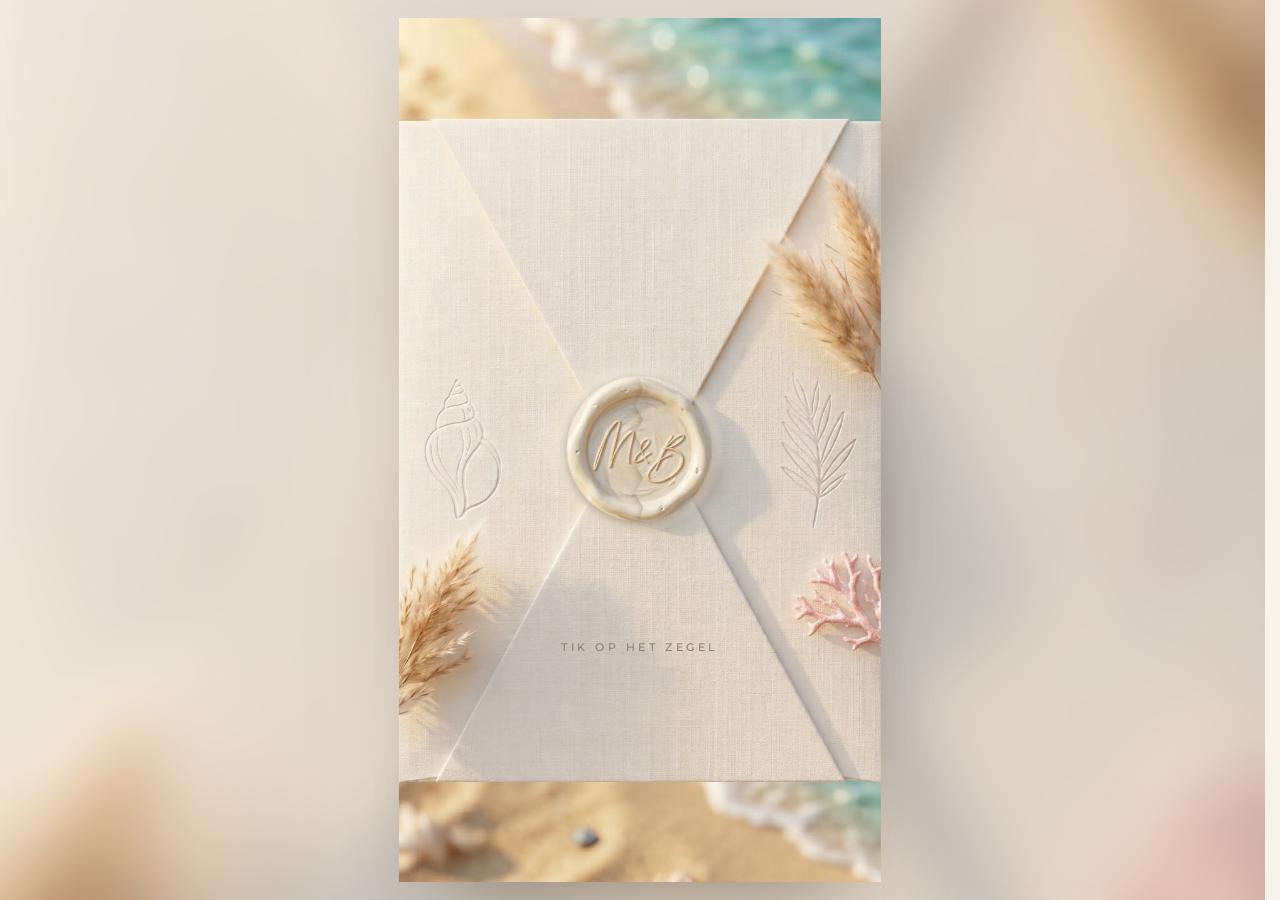
<file: index.html>
<!doctype html>
<html lang="nl">
<head>
  <meta charset="utf-8">
  <meta name="viewport" content="width=device-width, initial-scale=1, viewport-fit=cover">
  <meta name="robots" content="noindex, nofollow">
  <meta name="theme-color" content="#efe7db">
  <title>Maaike & Bas · 25 juni 2027</title>
  <meta name="description" content="Uitnodiging voor de bruiloft van Maaike & Bas op 25 juni 2027.">
  <meta property="og:title" content="Maaike & Bas gaan trouwen">
  <meta property="og:description" content="Vrijdag 25 juni 2027 · Strandclub Witsand, Noordwijk">
  <!-- Plaatje dat WhatsApp en andere apps bij de link tonen. Moet een volledig adres zijn: aanpassen bij een eigen domein. -->
  <meta property="og:image" content="https://bassiegits.github.io/trouwwebsite/assets/envelop-strand.png">
  <meta property="og:type" content="website">
  <link rel="preconnect" href="https://fonts.googleapis.com">
  <link rel="preconnect" href="https://fonts.gstatic.com" crossorigin>
  <link rel="stylesheet" href="https://fonts.googleapis.com/css2?family=Cormorant+Garamond:ital,wght@0,300;0,400;0,500;1,300;1,400&family=Montserrat:wght@300;400;500&family=Herr+Von+Muellerhoff&display=swap">
  <link rel="stylesheet" href="styles.css">
</head>
<body class="is-sealed">
  <!-- Ornamenten, hergebruikt in envelop en pagina -->
  <svg width="0" height="0" style="position:absolute" aria-hidden="true">
    <symbol id="sprig" viewBox="0 0 240 130">
      <g style="fill:none;stroke:var(--orn-stroke,currentColor)" stroke-width="1.8" stroke-linecap="round"><path d="M118 126 Q70 118 18 70"/><path d="M122 126 Q170 118 222 70"/><path d="M116 124 Q96 80 98 30"/><path d="M124 124 Q144 80 142 30"/></g>
      <g style="fill:var(--orn-fill,currentColor);stroke:var(--orn-leaf,none)"><ellipse cx="94.4" cy="112.8" rx="12.2" ry="4.4" transform="rotate(-125 94.4 112.8)"/><ellipse cx="80.7" cy="121.4" rx="11.7" ry="4.2" transform="rotate(-197 80.7 121.4)"/><ellipse cx="76.4" cy="105.1" rx="11.3" ry="4.1" transform="rotate(-117 76.4 105.1)"/><ellipse cx="61.4" cy="110.7" rx="10.8" ry="3.9" transform="rotate(-189 61.4 110.7)"/><ellipse cx="57.8" cy="94.5" rx="10.4" ry="3.7" transform="rotate(-110 57.8 94.5)"/><ellipse cx="42" cy="97.1" rx="9.9" ry="3.6" transform="rotate(-183 42 97.1)"/><ellipse cx="38.6" cy="80.9" rx="9.5" ry="3.4" transform="rotate(-105 38.6 80.9)"/><ellipse cx="22.3" cy="80.7" rx="9" ry="3.2" transform="rotate(-178 22.3 80.7)"/><ellipse cx="18.8" cy="64.3" rx="8.5" ry="3.1" transform="rotate(-100 18.8 64.3)"/><ellipse cx="13.4" cy="65.8" rx="7.8" ry="2.8" transform="rotate(-137 13.4 65.8)"/><ellipse cx="145.6" cy="112.8" rx="12.2" ry="4.4" transform="rotate(-55 145.6 112.8)"/><ellipse cx="159.3" cy="121.4" rx="11.7" ry="4.2" transform="rotate(17 159.3 121.4)"/><ellipse cx="163.6" cy="105.1" rx="11.3" ry="4.1" transform="rotate(-63 163.6 105.1)"/><ellipse cx="178.6" cy="110.7" rx="10.8" ry="3.9" transform="rotate(9 178.6 110.7)"/><ellipse cx="182.2" cy="94.5" rx="10.4" ry="3.7" transform="rotate(-70 182.2 94.5)"/><ellipse cx="198" cy="97.1" rx="9.9" ry="3.6" transform="rotate(3 198 97.1)"/><ellipse cx="201.4" cy="80.9" rx="9.5" ry="3.4" transform="rotate(-75 201.4 80.9)"/><ellipse cx="217.7" cy="80.7" rx="9" ry="3.2" transform="rotate(-2 217.7 80.7)"/><ellipse cx="221.2" cy="64.3" rx="8.5" ry="3.1" transform="rotate(-80 221.2 64.3)"/><ellipse cx="226.6" cy="65.8" rx="7.8" ry="2.8" transform="rotate(-43 226.6 65.8)"/><ellipse cx="112.4" cy="99.2" rx="10.3" ry="3.7" transform="rotate(-72 112.4 99.2)"/><ellipse cx="98" cy="88.2" rx="9.7" ry="3.5" transform="rotate(-143 98 88.2)"/><ellipse cx="105.2" cy="71.2" rx="9.1" ry="3.3" transform="rotate(-63 105.2 71.2)"/><ellipse cx="93.8" cy="57.9" rx="8.5" ry="3" transform="rotate(-135 93.8 57.9)"/><ellipse cx="102.1" cy="42.1" rx="7.8" ry="2.8" transform="rotate(-54 102.1 42.1)"/><ellipse cx="94.1" cy="26.7" rx="7.2" ry="2.6" transform="rotate(-126 94.1 26.7)"/><ellipse cx="98.2" cy="24.7" rx="6.6" ry="2.4" transform="rotate(-88 98.2 24.7)"/><ellipse cx="127.6" cy="99.2" rx="10.3" ry="3.7" transform="rotate(-108 127.6 99.2)"/><ellipse cx="142" cy="88.2" rx="9.7" ry="3.5" transform="rotate(-37 142 88.2)"/><ellipse cx="134.8" cy="71.2" rx="9.1" ry="3.3" transform="rotate(-117 134.8 71.2)"/><ellipse cx="146.2" cy="57.9" rx="8.5" ry="3" transform="rotate(-45 146.2 57.9)"/><ellipse cx="137.9" cy="42.1" rx="7.8" ry="2.8" transform="rotate(-126 137.9 42.1)"/><ellipse cx="145.9" cy="26.7" rx="7.2" ry="2.6" transform="rotate(-54 145.9 26.7)"/><ellipse cx="141.8" cy="24.7" rx="6.6" ry="2.4" transform="rotate(-92 141.8 24.7)"/></g>
    </symbol>
  </svg>

  <!-- Envelop: wordt in envelope.js opgebouwd uit assets/envelop-strand.png -->
  <div class="envelope" id="envelope">
    <div class="env-backdrop"></div>
    <div class="env-stage" id="env-stage">
      <div class="env-scene">
        <div class="env-sea" aria-hidden="true"></div>
        <div class="env-inside" aria-hidden="true">
          <img src="assets/sfeer-zonsondergang.jpg" alt="">
          <div class="env-inside-text">
            <span class="lettering"></span>
            <span class="env-inside-date">25 · 06 · 2027</span>
          </div>
        </div>
        <div class="env-flaps"></div>
        <div class="env-sheen" aria-hidden="true"></div>
        <div class="env-glow-slot"></div>
        <div class="env-seal"></div>
      </div>
      <p class="env-addressee" id="envelope-name"></p>
      <p class="env-hint">Tik op het zegel</p>
      <button class="env-seal-button" id="seal" type="button" aria-label="Open de uitnodiging"></button>
    </div>
    <button class="env-skip" id="env-skip" type="button" hidden>Direct naar de uitnodiging</button>
  </div>

  <header class="hero">
    <svg class="emboss hero-ornament" aria-hidden="true"><use href="#sprig" /></svg>
    <p class="eyebrow hero-greeting" id="greeting"></p>
    <p class="hero-lead">Wij gaan trouwen!</p>
    <h1 class="hero-names lettering" role="img" aria-label="Maaike &amp; Bas"></h1>
    <span class="rule" aria-hidden="true"></span>
    <p class="hero-date" id="hero-date">Vrijdag 25 juni 2027</p>
    <p class="eyebrow hero-place" id="hero-place">Strandclub Witsand · Noordwijk</p>

    <p class="load-problem" id="load-problem" hidden>De uitnodiging laadt niet goed. Open de link opnieuw, het liefst in Safari of Chrome op een recente telefoon of computer.</p>
    <noscript><p class="load-problem">Deze uitnodiging werkt alleen met JavaScript aan. Open de link in Safari of Chrome.</p></noscript>

    <form class="code-form" id="code-form" hidden>
      <label for="code-input">Vul de code uit je uitnodiging in</label>
      <div class="code-row">
        <input id="code-input" name="code" autocomplete="off" autocapitalize="characters" spellcheck="false" required>
        <button class="button" type="submit">Open</button>
      </div>
      <p class="code-error" id="code-error" role="alert"></p>
    </form>

    <a class="scroll-cue" id="scroll-cue" href="#aftellen" hidden><span>Scroll</span><i></i></a>
  </header>

  <main id="invitation" hidden></main>

  <a class="rsvp-float" id="rsvp-float" href="#rsvp" hidden>RSVP</a>

  <script>
    // Vangnet: start de site niet (een heel oude browser, of een bestand dat niet laadt),
    // dan blijft de gast niet achter een dichte envelop hangen maar ziet een melding.
    setTimeout(function () {
      if (window.appStarted) return;
      var envelope = document.getElementById('envelope');
      if (envelope) envelope.parentNode.removeChild(envelope);
      document.body.className = '';
      document.getElementById('load-problem').hidden = false;
    }, 12000);
  </script>
  <script type="module" src="app.js"></script>
</body>
</html>
</file>
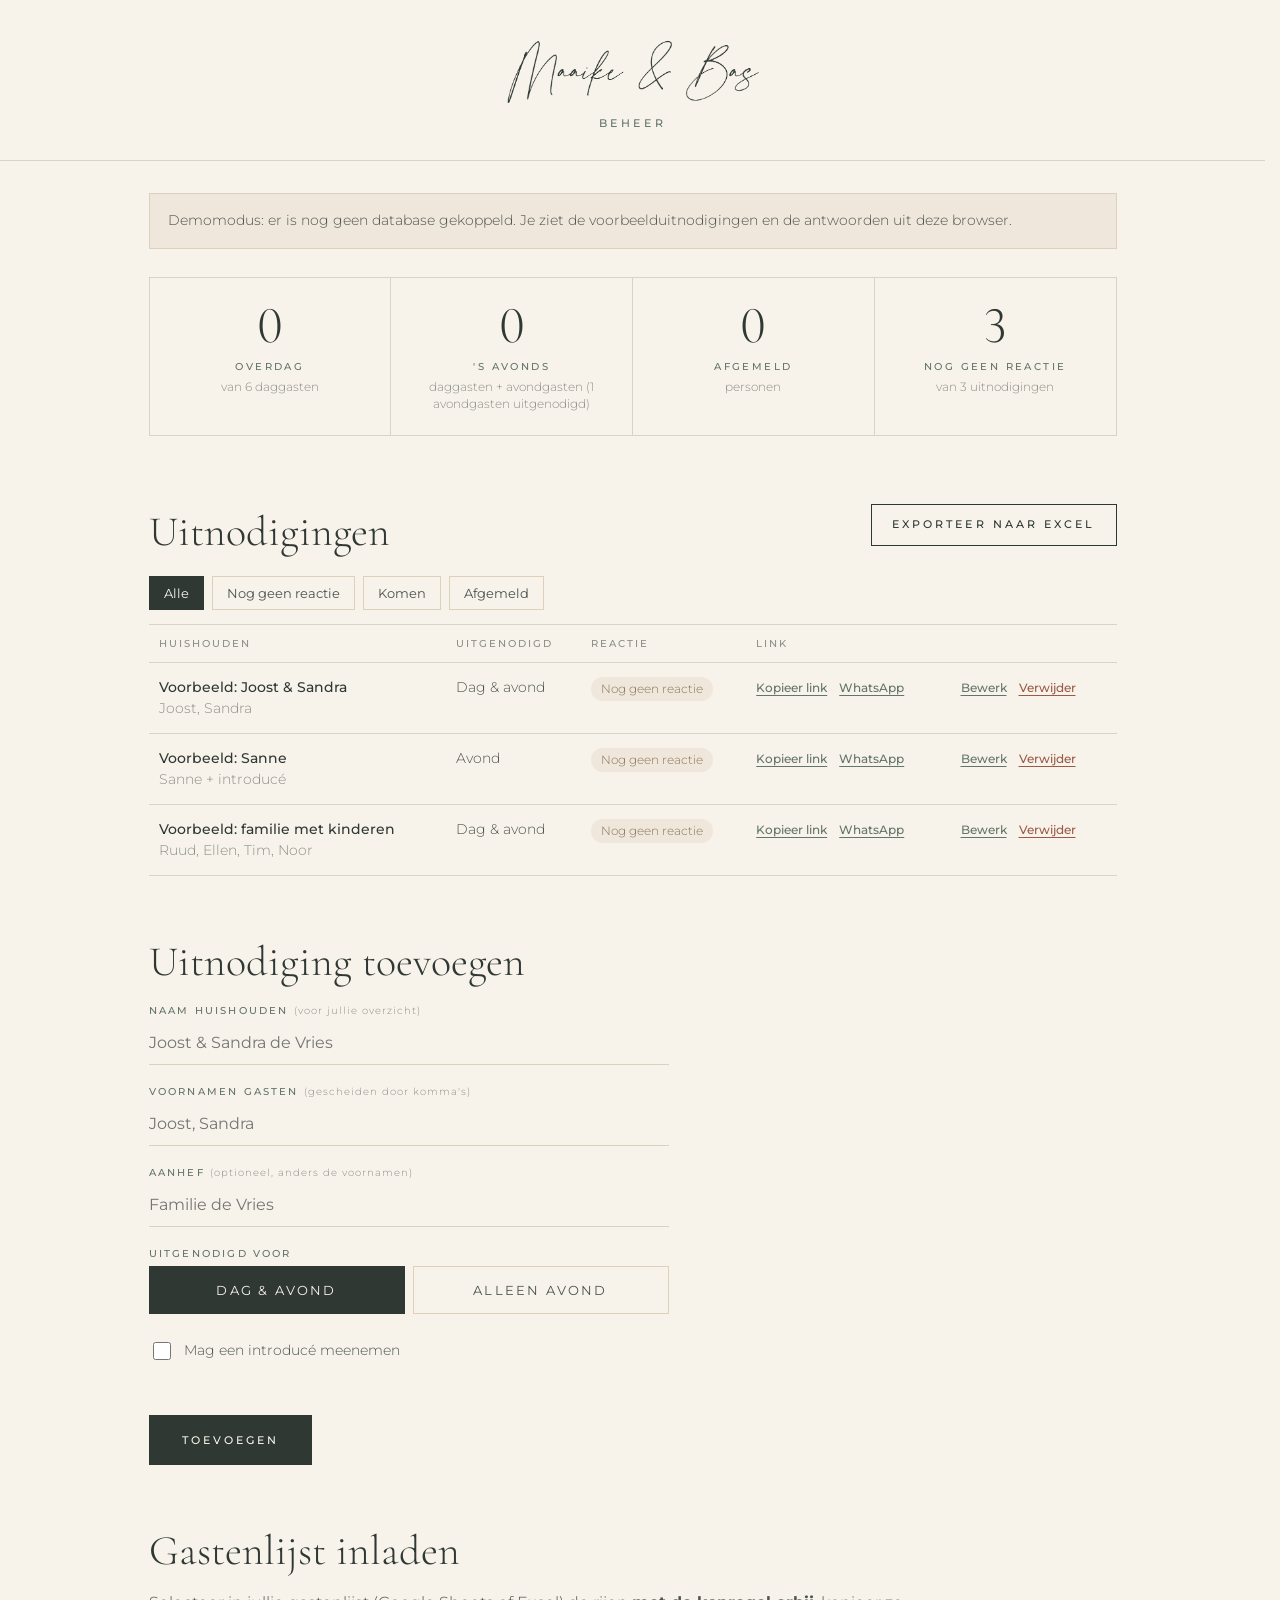
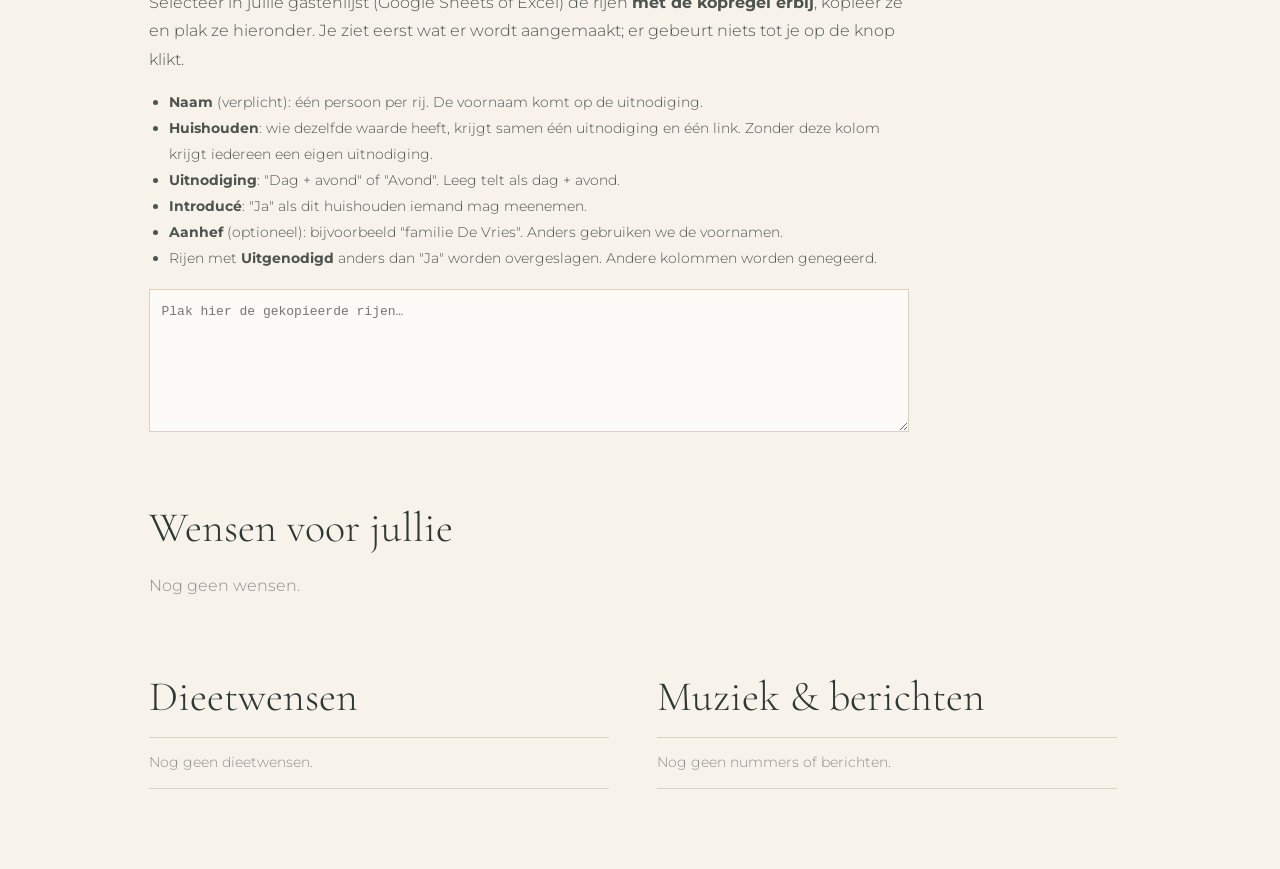
<file: admin.html>
<!doctype html>
<html lang="nl">
<head>
  <meta charset="utf-8">
  <meta name="viewport" content="width=device-width, initial-scale=1">
  <meta name="robots" content="noindex, nofollow">
  <title>Beheer · Maaike & Bas</title>
  <link rel="preconnect" href="https://fonts.googleapis.com">
  <link rel="preconnect" href="https://fonts.gstatic.com" crossorigin>
  <link rel="stylesheet" href="https://fonts.googleapis.com/css2?family=Cormorant+Garamond:ital,wght@0,300;0,400;0,500;1,300&family=Montserrat:wght@300;400;500&display=swap">
  <link rel="stylesheet" href="styles.css">
  <link rel="stylesheet" href="admin.css">
</head>
<body class="admin">
  <header class="admin-head">
    <span class="lettering" role="img" aria-label="Maaike &amp; Bas"></span>
    <p class="eyebrow">Beheer</p>
    <button class="button button-ghost admin-logout" id="logout" type="button" hidden>Uitloggen</button>
  </header>

  <main class="admin-main">
    <p class="admin-notice" id="notice" hidden></p>

    <section class="admin-login" id="login" hidden>
      <h1 class="title">Inloggen</h1>
      <p>Vul je e-mailadres in. Je krijgt een link waarmee je direct bent ingelogd.</p>
      <form id="login-form" class="admin-login-form">
        <div class="field">
          <label for="login-email">E-mailadres</label>
          <input id="login-email" type="email" autocomplete="email" required>
        </div>
        <button class="button" type="submit">Stuur inloglink</button>
        <p class="form-error" id="login-message" role="status"></p>
      </form>
    </section>

    <div id="dashboard" hidden>
      <section class="stats" id="stats"></section>

      <section class="admin-section">
        <div class="admin-section-head">
          <h2 class="title">Uitnodigingen</h2>
          <div class="admin-actions">
            <button class="button button-ghost" id="export" type="button">Exporteer naar Excel</button>
            <p class="muted small" id="backup-info"></p>
          </div>
        </div>
        <div class="filters" id="filters" role="tablist">
          <button type="button" data-filter="all" class="active">Alle</button>
          <button type="button" data-filter="open">Nog geen reactie</button>
          <button type="button" data-filter="yes">Komen</button>
          <button type="button" data-filter="no">Afgemeld</button>
        </div>
        <div class="table-wrap">
          <table class="admin-table" id="invitations"></table>
        </div>
      </section>

      <section class="admin-section">
        <h2 class="title" id="add-title">Uitnodiging toevoegen</h2>
        <form id="add-form" class="add-form">
          <div class="field">
            <label for="add-household">Naam huishouden <span class="hint">(voor jullie overzicht)</span></label>
            <input id="add-household" required placeholder="Joost & Sandra de Vries">
          </div>
          <div class="field">
            <label for="add-guests">Voornamen gasten <span class="hint">(gescheiden door komma's)</span></label>
            <input id="add-guests" required placeholder="Joost, Sandra">
          </div>
          <div class="field">
            <label for="add-greeting">Aanhef <span class="hint">(optioneel, anders de voornamen)</span></label>
            <input id="add-greeting" placeholder="Familie de Vries">
          </div>
          <div class="field">
            <label>Uitgenodigd voor</label>
            <div class="choices">
              <label class="choice"><input type="radio" name="add-type" value="dag" checked><span>Dag &amp; avond</span></label>
              <label class="choice"><input type="radio" name="add-type" value="avond"><span>Alleen avond</span></label>
            </div>
          </div>
          <label class="check"><input type="checkbox" id="add-plus"> Mag een introducé meenemen</label>
          <p class="form-error" id="add-error" role="alert"></p>
          <button class="button" type="submit" id="add-submit">Toevoegen</button>
          <button class="button button-ghost" type="button" id="add-cancel" hidden>Annuleren</button>
        </form>
      </section>

      <section class="admin-section">
        <h2 class="title">Gastenlijst inladen</h2>
        <div class="import">
          <p>Selecteer in jullie gastenlijst (Google Sheets of Excel) de rijen <strong>met de kopregel erbij</strong>, kopieer ze en plak ze hieronder. Je ziet eerst wat er wordt aangemaakt; er gebeurt niets tot je op de knop klikt.</p>
          <ul class="import-help">
            <li><strong>Naam</strong> (verplicht): één persoon per rij. De voornaam komt op de uitnodiging.</li>
            <li><strong>Huishouden</strong>: wie dezelfde waarde heeft, krijgt samen één uitnodiging en één link. Zonder deze kolom krijgt iedereen een eigen uitnodiging.</li>
            <li><strong>Uitnodiging</strong>: "Dag + avond" of "Avond". Leeg telt als dag + avond.</li>
            <li><strong>Introducé</strong>: "Ja" als dit huishouden iemand mag meenemen.</li>
            <li><strong>Aanhef</strong> (optioneel): bijvoorbeeld "familie De Vries". Anders gebruiken we de voornamen.</li>
            <li>Rijen met <strong>Uitgenodigd</strong> anders dan "Ja" worden overgeslagen. Andere kolommen worden genegeerd.</li>
          </ul>
          <textarea id="import-text" rows="6" placeholder="Plak hier de gekopieerde rijen…"></textarea>
          <div id="import-preview"></div>
          <button class="button" type="button" id="import-run" hidden>Aanmaken</button>
        </div>
      </section>

      <section class="admin-section">
        <h2 class="title">Wensen voor jullie</h2>
        <ul class="wish-list" id="wishes"></ul>
      </section>

      <section class="admin-section admin-columns">
        <div>
          <h2 class="title">Dieetwensen</h2>
          <ul class="plain-list" id="diets"></ul>
        </div>
        <div>
          <h2 class="title">Muziek &amp; berichten</h2>
          <ul class="plain-list" id="messages"></ul>
        </div>
      </section>
    </div>
  </main>

  <script type="module" src="admin.js"></script>
</body>
</html>
</file>
<file: styles.css>
:root {
  --paper: #f7f2ea;
  --paper-2: #efe7db;
  --sand: #ddd0bc;
  --line: #dcd2c3;
  --ink: #2f3833;
  --text: #4d544f;
  --muted: #8c8f88;
  --sage: #a7b5a8;
  --sage-deep: #637568;

  --font-script: 'Herr Von Muellerhoff', cursive;
  --font-serif: 'Cormorant Garamond', Georgia, serif;
  --font-sans: 'Montserrat', system-ui, sans-serif;

  --gutter: clamp(22px, 6vw, 56px);
}

* { box-sizing: border-box; }

html { scroll-behavior: smooth; scrollbar-gutter: stable; }

body {
  margin: 0;
  background: var(--paper);
  color: var(--text);
  font: 300 15.5px/1.85 var(--font-sans);
  -webkit-font-smoothing: antialiased;
}

[hidden] { display: none !important; }

.eyebrow {
  margin: 0;
  font: 500 11px/1.6 var(--font-sans);
  letter-spacing: 0.32em;
  text-transform: uppercase;
  color: var(--sage-deep);
}

.title {
  margin: 10px 0 0;
  font: 300 clamp(40px, 11vw, 60px)/1.05 var(--font-serif);
  color: var(--ink);
}
.title em { font-style: italic; }

.rule {
  display: block;
  width: 56px;
  height: 1px;
  margin: 26px auto;
  background: var(--sage);
}

/* Reliëf: dezelfde kleur als het papier, met licht en schaduw */
.emboss {
  color: #eee6da;
  filter: drop-shadow(-1px -1px 0 rgba(255, 255, 255, 0.9)) drop-shadow(1px 1.5px 1px rgba(120, 96, 62, 0.28));
}

/* ---------- Envelop ---------- */
/* Opgebouwd uit assets/envelop-strand.png (zie envelope.js). Volgorde bij openen:
   lit (zonlicht langs het reliëf en over het zegel) → crack (zegel breekt) → open (kleppen vouwen open,
   doorkijk naar zee) → names (namen op de zonsondergang) → fade (overgang naar de site).
   De camerabeweging de envelop in en het vliegen van de namen regelt app.js. */

body.is-sealed { overflow: hidden; }
body.is-sealed .hero > * { animation-play-state: paused; }

.envelope {
  position: fixed;
  inset: 0;
  z-index: 20;
  overflow: hidden;
  background: #e6dccd;
  transition: opacity 2.4s ease;
}
.env-backdrop {
  position: absolute;
  inset: -60px;
  background: url(assets/envelop-strand.png) center / cover;
  filter: blur(30px) saturate(0.9);
}

.env-stage {
  position: absolute;
  left: 50%;
  top: 50%;
  /* altijd de hele envelop in beeld, zodat schelp, blad en koraal niet wegvallen */
  height: min(100vh, 100vw * 1376 / 768); /* voor browsers die svh nog niet kennen */
  height: min(100svh, 100vw * 1376 / 768);
  aspect-ratio: 768 / 1376;
  transform: translate(-50%, -50%);
}
@media (min-aspect-ratio: 768 / 1376) {
  .env-stage { height: 96vh; height: 96svh; box-shadow: 0 40px 90px -40px rgba(70, 50, 25, 0.55); }
}
.env-scene {
  position: absolute;
  inset: 0;
  perspective: 2200px;
  transform-origin: 50% 46%;
  transition: transform 3s cubic-bezier(0.45, 0, 0.25, 1);
  will-change: transform;
}

.env-layer { position: absolute; inset: 0; width: 100%; height: 100%; display: block; pointer-events: none; }

/* C: de zee schittert en er glijdt af en toe zonlicht over het linnen, al vóór het openen */
.env-sea { position: absolute; inset: 0; pointer-events: none; }
.env-sea i {
  position: absolute;
  width: 1.6%;
  aspect-ratio: 1;
  border-radius: 50%;
  background: radial-gradient(circle, #fff 0, rgba(255, 255, 255, 0.7) 25%, transparent 70%);
  transform: translate(-50%, -50%) scale(0.2);
  opacity: 0;
  animation: sparkle 3.6s ease-in-out infinite;
}
.env-sheen {
  position: absolute;
  left: 0;
  right: 0;
  top: var(--env-top);
  bottom: calc(100% - var(--env-bottom));
  overflow: hidden;
  pointer-events: none;
  transition: opacity 0.6s ease;
}
.env-sheen::before {
  content: '';
  position: absolute;
  top: -20%;
  bottom: -20%;
  left: -60%;
  width: 45%;
  background: linear-gradient(100deg, transparent, rgba(255, 246, 225, 0.32) 45%, rgba(255, 250, 238, 0.42) 50%, rgba(255, 246, 225, 0.32) 55%, transparent);
  mix-blend-mode: soft-light;
  transform: skewX(-12deg);
  animation: sheen 7s ease-in-out 1.2s infinite;
}

/* D: binnenin de envelop een doorkijk naar zee */
.env-inside {
  position: absolute;
  left: 0;
  right: 0;
  top: var(--env-top);
  bottom: calc(100% - var(--env-bottom));
  overflow: hidden;
  background: #e7a46a;
}
.env-inside img {
  width: 100%;
  height: 100%;
  object-fit: cover;
  object-position: 50% 40%;
  filter: brightness(0.55) saturate(0.85);
  transform: scale(1.08);
  transition: filter 1.8s ease 1.1s, transform 3.2s cubic-bezier(0.2, 0.6, 0.3, 1) 0.6s;
}
.env-inside::after {
  content: '';
  position: absolute;
  inset: 0;
  box-shadow: inset 0 0 60px 18px rgba(70, 40, 20, 0.45);
  transition: opacity 1.2s ease 1.2s;
}
.env-inside-text {
  position: absolute;
  inset: 0;
  display: flex;
  flex-direction: column;
  align-items: center;
  justify-content: center;
  gap: 14px;
  padding-bottom: 18%;
  opacity: 0;
  transform: translateY(14px);
  transition: opacity 1.2s ease, transform 1.4s ease;
}
.env-inside-text .lettering { width: 78%; background: #fffaf2; filter: drop-shadow(0 2px 12px rgba(120, 50, 10, 0.45)); }
.env-inside-date { font: 500 11px var(--font-sans); letter-spacing: 0.4em; color: #fff6ea; text-shadow: 0 1px 8px rgba(120, 50, 10, 0.5); }
.envelope.open .env-inside img { filter: brightness(1) saturate(1); transform: scale(1); }
.envelope.open .env-inside::after { opacity: 0.35; }
.envelope.names .env-inside-text { opacity: 1; transform: none; }

/* A: de vier kleppen vouwen om hun buitenrand open: eerst boven, dan onder, dan de zijkanten */
.env-flaps { position: absolute; inset: 0; }
.envelope.open .env-paper { visibility: hidden; }
.env-flap {
  position: absolute;
  inset: 0;
  transform-style: preserve-3d;
  transition: transform 1.15s cubic-bezier(0.6, 0, 0.25, 1);
  pointer-events: none;
}
.env-flap > * { backface-visibility: hidden; -webkit-backface-visibility: hidden; }
.env-flap-front { transition: filter 1.15s ease; }
.env-flap-back { filter: brightness(0.72); transition: filter 1.15s ease; }
.env-flap-top { transform-origin: 50% var(--env-top); }
.env-flap-bottom { transform-origin: 50% var(--env-bottom); }
.env-flap-left { transform-origin: 0 50%; }
.env-flap-right { transform-origin: 100% 50%; }
.env-flap-top .env-flap-back,
.env-flap-bottom .env-flap-back { transform: rotateX(180deg); }
.env-flap-left .env-flap-back,
.env-flap-right .env-flap-back { transform: rotateY(180deg); }
.envelope.open .env-flap-top { transform: rotateX(168deg); }
.envelope.open .env-flap-bottom { transform: rotateX(-168deg); transition-delay: 0.3s; }
.envelope.open .env-flap-left { transform: rotateY(-168deg); transition-delay: 0.55s; }
.envelope.open .env-flap-right { transform: rotateY(168deg); transition-delay: 0.55s; }
.envelope.open .env-flap-front { filter: brightness(0.7); }
.envelope.open .env-flap-back { filter: brightness(1.04); }
.envelope.open .env-flap-bottom > * { transition-delay: 0.3s; }
.envelope.open .env-flap-left > *,
.envelope.open .env-flap-right > * { transition-delay: 0.55s; }

/* B: zonlicht loopt langs het reliëf van schelp en blad (getekend in envelope.js) */
.env-glow { filter: drop-shadow(0 0 1.5px rgba(255, 214, 170, 0.95)); }
.env-bloom { filter: blur(5px) brightness(2.2); mix-blend-mode: screen; }
.env-glow,
.env-bloom { transition: opacity 0.6s ease; }
.envelope.crack .env-glow,
.envelope.crack .env-bloom,
.envelope.lit .env-sheen { opacity: 0; }

/* Het zegel breekt in twee helften die wegvallen */
.env-seal { position: absolute; inset: 0; pointer-events: none; }
.env-seal-half {
  filter: drop-shadow(0 3px 4px rgba(80, 55, 20, 0.35));
  transform-origin: var(--seal-x) var(--seal-y);
  transition: transform 0.95s cubic-bezier(0.55, 0, 0.85, 0.35), opacity 0.4s ease 0.55s;
}
.envelope.crack .env-seal-left { transform: translate(-7%, 26%) rotate(-24deg); opacity: 0; }
.envelope.crack .env-seal-right { transform: translate(7%, 30%) rotate(20deg); opacity: 0; }

/* De namen vliegen van de zonsondergang naar hun plek op de site */
.names-flight {
  position: fixed;
  z-index: 30;
  margin: 0;
  background: #fffaf2;
  filter: drop-shadow(0 2px 12px rgba(120, 50, 10, 0.45));
  pointer-events: none;
  transition: left 2.6s cubic-bezier(0.45, 0, 0.25, 1), top 2.6s cubic-bezier(0.45, 0, 0.25, 1), width 2.6s cubic-bezier(0.45, 0, 0.25, 1), background-color 1.4s ease 1.2s, filter 1.4s ease 1.2s;
}
.names-flight.land { background: var(--ink); filter: drop-shadow(0 0 0 transparent); }
body.names-handoff .hero-names { animation: none; visibility: hidden; }
body.names-landed .hero-names { animation: none; }

.env-addressee {
  position: absolute;
  left: 0;
  right: 0;
  top: 24%; /* midden in de bovenste driehoek */
  margin: 0;
  text-align: center;
  font: 300 clamp(13px, 3.6vw, 16px) / 1.5 var(--font-sans);
  letter-spacing: 0.04em;
  color: #8d8174;
  transition: opacity 0.6s;
}
.env-hint {
  position: absolute;
  left: 0;
  right: 0;
  top: 72%; /* midden in de onderste driehoek, waar die breed genoeg is */
  margin: 0;
  text-align: center;
  font: 500 clamp(10px, 2.8vw, 11px) var(--font-sans);
  letter-spacing: 0.32em;
  text-transform: uppercase;
  color: #8d8174;
  animation: breathe 2.8s ease-in-out infinite;
  transition: opacity 0.4s;
}
.envelope.lit .env-addressee,
.envelope.lit .env-hint { opacity: 0; animation: none; }
/* zolang de envelop nog wordt opgebouwd, is er niets om op te tikken */
.envelope:not(.ready) .env-addressee,
.envelope:not(.ready) .env-hint,
.envelope:not(.ready) .env-seal-button { visibility: hidden; }

.env-seal-button {
  position: absolute;
  left: var(--seal-x, 50%);
  top: var(--seal-y, 50%);
  width: var(--seal-size, 30%);
  aspect-ratio: 1;
  padding: 0;
  border: 0;
  border-radius: 50%;
  background: none;
  transform: translate(-50%, -50%);
  cursor: pointer;
  -webkit-tap-highlight-color: transparent;
}
.env-seal-button::after {
  content: '';
  position: absolute;
  inset: 4%;
  border-radius: 50%;
  animation: seal-pulse 2.8s ease-out infinite;
}
.envelope.lit .env-seal-button { display: none; }
.env-seal-button:focus-visible { outline: 1px solid #fff; outline-offset: 6px; }

/* Overslaan: onderaan in beeld, voor wie de opening al kent of niet wil afwachten */
.env-skip {
  position: absolute;
  left: 50%;
  bottom: max(16px, env(safe-area-inset-bottom));
  transform: translateX(-50%);
  padding: 12px 18px;
  border: 0;
  background: none;
  font: 500 10px var(--font-sans);
  letter-spacing: 0.28em;
  text-transform: uppercase;
  white-space: nowrap;
  color: #fffaf2;
  text-shadow: 0 1px 6px rgba(70, 45, 20, 0.75);
  text-decoration: underline;
  text-underline-offset: 5px;
  cursor: pointer;
}
.envelope:not(.ready) .env-skip { visibility: hidden; }
.env-skip:focus-visible { outline: 1px solid #fff; outline-offset: 2px; }

.envelope.fade { opacity: 0; }
.envelope.no-anim,
.envelope.no-anim * { transition: none !important; }

@keyframes sparkle {
  0%, 100% { opacity: 0; transform: translate(-50%, -50%) scale(0.2); }
  50% { opacity: 0.9; transform: translate(-50%, -50%) scale(1); }
}
@keyframes sheen {
  0% { left: -60%; }
  45%, 100% { left: 130%; }
}
@keyframes breathe { 50% { opacity: 0.45; } }
@keyframes seal-pulse {
  0% { box-shadow: 0 0 0 0 rgba(255, 255, 255, 0.55); }
  70%, 100% { box-shadow: 0 0 0 18px rgba(255, 255, 255, 0); }
}

/* ---------- Hero ---------- */

.hero {
  position: relative;
  min-height: 100vh;
  min-height: 100svh;
  display: flex;
  flex-direction: column;
  align-items: center;
  justify-content: center;
  padding: 72px var(--gutter) 96px;
  text-align: center;
  background: radial-gradient(ellipse 80% 60% at 50% 0%, #fffaf1, transparent 70%), var(--paper);
}
.hero > * { animation: rise 1.4s cubic-bezier(0.2, 0.6, 0.2, 1) both; }

.hero-ornament { width: min(52vw, 230px); aspect-ratio: 240 / 130; margin-bottom: 26px; transform: rotate(180deg); animation-name: fade; }
.hero-greeting { min-height: 1.6em; animation-delay: 0.2s; }
.hero-lead { margin: 18px 0 0; font: italic 300 clamp(24px, 6.4vw, 30px) / 1.2 var(--font-serif); color: var(--text); animation-delay: 0.35s; }
/* Jullie namen in La Luxes Script, uit de save-the-date gehaald en in elke kleur te tonen */
.lettering {
  display: block;
  aspect-ratio: 790 / 215;
  background: var(--ink);
  -webkit-mask: url(assets/namen.png) center / contain no-repeat;
  mask: url(assets/namen.png) center / contain no-repeat;
}
.hero-names { width: min(88vw, 560px); margin: 22px 0 6px; animation-delay: 0.5s; }
.hero .rule { animation-delay: 0.7s; }
.hero-date { margin: 0; font: 400 clamp(19px, 5vw, 23px) / 1.3 var(--font-serif); letter-spacing: 0.14em; text-transform: uppercase; color: var(--ink); animation-delay: 0.8s; }
.hero-place { margin-top: 10px; animation-delay: 0.9s; }

.scroll-cue {
  position: absolute;
  bottom: 28px;
  left: 50%;
  transform: translateX(-50%);
  display: flex;
  flex-direction: column;
  align-items: center;
  gap: 10px;
  color: var(--muted);
  text-decoration: none;
  font: 500 9px var(--font-sans);
  letter-spacing: 0.32em;
  text-transform: uppercase;
  animation: fade 1s 1.4s both;
}
.scroll-cue i { width: 1px; height: 34px; background: linear-gradient(var(--sage-deep), transparent); animation: drip 2.2s ease-in-out infinite; transform-origin: top; }

.code-form { width: min(100%, 360px); margin-top: 34px; animation-delay: 1s; }
.code-form label { display: block; margin-bottom: 12px; font-size: 14px; }
.code-row { display: flex; gap: 10px; }
.code-row input {
  flex: 1;
  min-width: 0;
  min-height: 48px;
  padding: 0 14px;
  border: 0;
  border-bottom: 1px solid var(--ink);
  background: transparent;
  color: var(--ink);
  font: 400 18px var(--font-sans);
  letter-spacing: 0.2em;
  text-transform: uppercase;
  text-align: center;
}
.code-row input:focus { outline: none; border-bottom-width: 2px; }
.code-error { min-height: 1.8em; margin: 10px 0 0; font-size: 14px; color: #9a5a45; }
.load-problem { max-width: 34ch; margin: 30px auto 0; font-size: 14px; color: #9a5a45; }

/* ---------- Knoppen ---------- */

.button {
  display: inline-flex;
  align-items: center;
  justify-content: center;
  min-height: 50px;
  padding: 14px 32px;
  border: 1px solid var(--ink);
  border-radius: 0;
  background: var(--ink);
  color: var(--paper);
  font: 500 11px/1 var(--font-sans);
  letter-spacing: 0.28em;
  text-transform: uppercase;
  text-decoration: none;
  cursor: pointer;
  transition: background-color 0.25s, color 0.25s;
}
.button:hover { background: transparent; color: var(--ink); }
.button-ghost { background: transparent; color: var(--ink); }
.button-ghost:hover { background: var(--ink); color: var(--paper); }
.button:focus-visible { outline: 1px solid var(--ink); outline-offset: 4px; }
.button:disabled { opacity: 0.6; cursor: default; }

.rsvp-float {
  position: fixed;
  left: 50%;
  bottom: max(18px, env(safe-area-inset-bottom));
  z-index: 10;
  padding: 13px 30px;
  background: var(--ink);
  color: var(--paper);
  text-decoration: none;
  font: 500 11px var(--font-sans);
  letter-spacing: 0.3em;
  box-shadow: 0 10px 24px -12px rgba(30, 40, 35, 0.6);
  transform: translate(-50%, 140%);
  transition: transform 0.4s ease;
}
.rsvp-float.visible { transform: translate(-50%, 0); }

/* ---------- Secties ---------- */

.section {
  padding: clamp(84px, 14vw, 140px) var(--gutter);
  text-align: center;
}
.section + .section { border-top: 1px solid var(--line); }
.section-tint { background: var(--paper-2); }
.section-inner { max-width: 560px; margin: 0 auto; }

/* vraag onder de uitnodigingstekst om onderaan te reageren */
.rsvp-prompt { margin: 18px auto 0; max-width: 36ch; font: 400 14px/1.7 var(--font-sans); color: var(--muted); }
.rsvp-prompt a { color: var(--sage-deep); text-underline-offset: 3px; }

.lead {
  margin: 26px auto 0;
  max-width: 34ch;
  font: italic 300 clamp(21px, 5.4vw, 25px) / 1.5 var(--font-serif);
  color: var(--text);
}

.reveal { opacity: 0; transform: translateY(22px); transition: opacity 1.1s ease, transform 1.1s ease; }
.reveal.in { opacity: 1; transform: none; }

/* Aftellen */
.countdown {
  display: grid;
  grid-template-columns: repeat(4, 1fr);
  max-width: 480px;
  margin: 26px auto 0;
}
.countdown div + div { border-left: 1px solid var(--line); }
.countdown strong {
  display: block;
  font: 300 clamp(38px, 11vw, 56px) / 1 var(--font-serif);
  color: var(--ink);
  font-variant-numeric: lining-nums tabular-nums;
}
.countdown span { display: block; margin-top: 8px; font: 500 9px var(--font-sans); letter-spacing: 0.26em; text-transform: uppercase; color: var(--muted); }

/* Foto's */
.photo {
  position: relative;
  margin: 0 auto;
  overflow: hidden;
  background: linear-gradient(180deg, #e9e0d2, #ddd1bf);
}
.photo img { display: block; width: 100%; height: 100%; object-fit: cover; }
.photo-empty {
  position: absolute;
  inset: 0;
  display: grid;
  place-items: center;
  padding: 20px;
  text-align: center;
  font: 500 9px/1.8 var(--font-sans);
  letter-spacing: 0.28em;
  text-transform: uppercase;
  color: #9d917e;
}
.photo-wide { width: 100%; height: clamp(320px, 62vw, 640px); }

/* Foto in een gestileerde zon */
.photo-sun { position: relative; width: min(84vw, 400px); aspect-ratio: 1; margin: 44px auto 0; }
.sun-rays {
  position: absolute;
  inset: 0;
  width: 100%;
  height: 100%;
  fill: none;
  stroke: #c9a978;
  stroke-width: 0.7;
  stroke-linecap: round;
  animation: sun-turn 120s linear infinite;
}
.photo-sun-disc { position: absolute; inset: 16%; border-radius: 50%; }
.photo-sun-disc img { border-radius: 50%; }
@keyframes sun-turn { to { transform: rotate(360deg); } }
.photo-wide img { object-position: 55% 40%; }

/* Programma */
.section-wide { max-width: 880px; }
.timeline { list-style: none; margin: 40px auto 0; padding: 0; max-width: 360px; }
.timeline li { position: relative; padding-bottom: 46px; }
.timeline li:not(:last-child)::after {
  content: '';
  position: absolute;
  left: 50%;
  bottom: 8px;
  height: 26px;
  border-left: 1px dashed var(--sand);
}
.timeline-photo {
  margin: 0 auto 30px;
  aspect-ratio: 5 / 4;
  overflow: hidden;
  outline: 1px solid var(--sand);
  outline-offset: 8px;
  background: var(--sand);
}
.timeline-photo img { display: block; width: 100%; height: 100%; object-fit: cover; }
.timeline .icon { display: block; width: 40px; height: 40px; margin: 0 auto 10px; color: var(--sage-deep); }
.timeline time { display: block; font: 300 34px/1 var(--font-serif); color: var(--ink); font-variant-numeric: lining-nums; }
.timeline h3 { margin: 10px 0 0; font: 500 11px var(--font-sans); letter-spacing: 0.3em; text-transform: uppercase; color: var(--ink); }
.timeline p { margin: 4px 0 0; font: italic 300 19px/1.4 var(--font-serif); }

@media (min-width: 820px) {
  .timeline { max-width: 880px; margin-top: 56px; }
  .timeline li.has-photo {
    display: grid;
    grid-template-columns: 1fr 1fr;
    align-items: center;
    gap: 72px;
    padding-bottom: 72px;
  }
  .timeline li.has-photo:nth-child(even) .timeline-photo { order: 2; }
  .timeline li.has-photo .timeline-photo { width: 100%; margin: 0; aspect-ratio: 4 / 5; }
  .timeline li:not(:last-child)::after { bottom: 20px; height: 32px; }
}

/* Happy moments */
.polaroids {
  display: flex;
  gap: 18px;
  margin: 44px calc(var(--gutter) * -1) 0;
  padding: 14px var(--gutter) 30px;
  list-style: none;
  overflow-x: auto;
  scroll-snap-type: x mandatory;
  scroll-padding: 0 var(--gutter);
  scrollbar-width: none;
}
.polaroids::-webkit-scrollbar { display: none; }
.polaroid { flex: 0 0 min(66vw, 260px); min-width: 0; scroll-snap-align: center; }
.polaroid figure {
  margin: 0;
  padding: 11px 11px 0;
  background: #fdfbf7;
  box-shadow: 0 1px 2px rgba(47, 56, 51, 0.08), 0 12px 26px rgba(47, 56, 51, 0.13);
  transform: rotate(var(--tilt, -1.5deg));
  transition: transform 0.5s ease, box-shadow 0.5s ease;
}
.polaroid:nth-child(3n + 2) figure { --tilt: 1.8deg; }
.polaroid:nth-child(3n) figure { --tilt: -0.6deg; }
.polaroid:nth-child(4n) figure { --tilt: 2.4deg; }
.polaroid-photo { display: block; aspect-ratio: 1; overflow: hidden; background: var(--sand); }
.polaroid figure:not(:has(figcaption)) { padding-bottom: 40px; } /* zonder onderschrift: de brede witte rand van een echte polaroid */
.polaroid-photo img { display: block; width: 100%; height: 100%; object-fit: cover; }
.polaroid figcaption {
  padding: 10px 4px 14px;
  font: 400 30px/1.1 var(--font-script);
  color: var(--ink);
  text-align: center;
  white-space: nowrap;
  overflow: hidden;
  text-overflow: ellipsis;
}

@media (min-width: 820px) {
  .polaroids {
    flex-wrap: wrap;
    justify-content: center;
    gap: 26px 22px;
    max-width: 1120px;
    margin: 56px auto 0;
    padding: 10px 0 20px;
    overflow: visible;
  }
  .polaroid { flex-basis: calc((100% - 4 * 22px) / 5); max-width: 210px; }
  .polaroid:nth-child(even) { margin-top: 26px; }
  .polaroid figure:hover { transform: rotate(0) scale(1.06); box-shadow: 0 2px 4px rgba(47, 56, 51, 0.1), 0 20px 40px rgba(47, 56, 51, 0.18); }
  .polaroid figcaption { font-size: 24px; }
}

/* Hoe het begon: swipen naar rechts */
#momenten { overflow-x: clip; } /* een weggeswipet kaartje mag de pagina niet breder maken */
.swipe { margin: 38px auto 0; max-width: 340px; }
.swipe + .lead { margin-top: 10px; }
.swipe:has(.swipe-match:not([hidden])) + .lead { margin-top: 34px; }
.swipe-intro { margin: 0 0 24px; font: italic 300 22px/1.4 var(--font-serif); color: var(--ink); }
.swipe-how {
  display: inline-flex;
  align-items: center;
  gap: 10px;
  margin: 24px 0 0;
  padding: 9px 18px;
  border-radius: 999px;
  background: var(--sage-deep);
  color: #fdfbf7;
  font: 500 10.5px/1.4 var(--font-sans);
  letter-spacing: 0.13em;
  text-transform: uppercase;
  white-space: nowrap;
}
.swipe-how svg { flex: none; width: 28px; height: 12px; fill: none; stroke: currentColor; stroke-width: 2; stroke-linecap: round; stroke-linejoin: round; animation: swipe-arrow 1.6s ease-in-out infinite; }
@keyframes swipe-arrow { 50% { translate: 6px 0; } }
.swipe-deck { position: relative; aspect-ratio: 3 / 4; touch-action: pan-y; user-select: none; -webkit-user-select: none; }
.swipe-card {
  position: absolute;
  inset: 0;
  overflow: hidden;
  border-radius: 18px;
  background: var(--sand);
  box-shadow: 0 2px 4px rgba(47, 56, 51, 0.08), 0 18px 40px rgba(47, 56, 51, 0.18);
  cursor: grab;
  text-align: left;
  will-change: transform;
}
.swipe-card:active { cursor: grabbing; }
/* het kaartje eronder ligt iets kleiner klaar */
.swipe-card:not(:last-of-type) { transform: scale(0.95) translateY(10px); }
.swipe-card.is-flying { transition: transform 0.45s cubic-bezier(0.2, 0.7, 0.3, 1); }
.swipe-card.is-gone { pointer-events: none; }
.swipe-card:has(~ .swipe-card.is-gone):not(.is-gone) { transform: none; transition: transform 0.45s ease; }
.swipe-card.is-shaking { animation: swipe-shake 0.5s ease 0.15s; }
@keyframes swipe-shake {
  20%, 60% { translate: -8px 0; }
  40%, 80% { translate: 8px 0; }
}
.swipe-card img { position: absolute; inset: 0; width: 100%; height: 100%; object-fit: cover; pointer-events: none; }
.swipe-info {
  position: absolute;
  inset: auto 0 0;
  padding: 70px 20px 18px;
  background: linear-gradient(to top, rgba(28, 32, 30, 0.88) 0%, rgba(28, 32, 30, 0.6) 55%, transparent);
  color: #fdfbf7;
}
.swipe-info h3 { margin: 0; font: 400 34px/1 var(--font-serif); }
.swipe-age { font-weight: 300; font-size: 28px; }
.swipe-distance { display: flex; align-items: center; gap: 5px; margin: 6px 0 0; font: 400 12.5px/1.4 var(--font-sans); color: #e9e3d8; }
.swipe-distance svg { width: 14px; height: 14px; fill: none; stroke: currentColor; stroke-width: 1.8; }
.swipe-since { margin: 4px 0 8px; font: 500 10px/1.4 var(--font-sans); letter-spacing: 0.2em; text-transform: uppercase; color: #cfe0d1; }
.swipe-since::before { content: ''; display: inline-block; width: 7px; height: 7px; margin-right: 7px; border-radius: 50%; background: #9fd2a6; vertical-align: 1px; }
.swipe-bio { margin: 0; font: 300 13.5px/1.55 var(--font-sans); }
.swipe-stamp {
  position: absolute;
  top: 26px;
  padding: 4px 14px 2px;
  border: 2px solid rgba(255, 255, 255, 0.85);
  border-radius: 8px;
  color: #fff;
  font: 500 30px/1.1 var(--font-serif);
  letter-spacing: 0.12em;
  text-transform: uppercase;
  text-shadow: 0 1px 6px rgba(0, 0, 0, 0.35);
  opacity: 0;
  pointer-events: none;
}
.swipe-stamp-yes { left: 20px; background: rgba(99, 117, 104, 0.88); transform: rotate(-14deg); opacity: var(--yes, 0); }
.swipe-stamp-no { right: 20px; background: rgba(176, 106, 82, 0.88); transform: rotate(14deg); opacity: var(--no, 0); }

.swipe-buttons { display: flex; justify-content: center; gap: 26px; margin-top: 18px; }
.swipe-btn {
  display: grid;
  place-items: center;
  width: 58px;
  height: 58px;
  padding: 0;
  border: 1px solid var(--line);
  border-radius: 50%;
  background: #fdfbf7;
  box-shadow: 0 6px 16px rgba(47, 56, 51, 0.12);
  cursor: pointer;
  transition: transform 0.25s ease, box-shadow 0.25s ease;
}
.swipe-btn:hover { transform: scale(1.08); box-shadow: 0 10px 22px rgba(47, 56, 51, 0.16); }
.swipe-btn:active { transform: scale(0.94); }
.swipe-btn svg { width: 24px; height: 24px; fill: none; stroke-width: 1.8; stroke-linecap: round; stroke-linejoin: round; }
.swipe-btn-no svg { stroke: var(--muted); width: 20px; height: 20px; }
.swipe-btn-yes { width: 66px; height: 66px; }
.swipe-btn-yes svg { stroke: #c4765b; fill: #e7b3a0; width: 28px; height: 28px; }
.swipe-note { position: absolute; width: 1px; height: 1px; overflow: hidden; clip: rect(0 0 0 0); white-space: nowrap; } /* alleen voor schermlezers */
.swipe-toast {
  position: absolute;
  z-index: 5;
  left: 16px;
  right: 16px;
  top: 16px; /* bovenin, zodat jullie gezichten vrij blijven */
  padding: 13px 16px 10px;
  border-radius: 18px 18px 18px 4px;
  background: rgba(253, 251, 247, 0.5);
  -webkit-backdrop-filter: blur(12px) saturate(1.15);
  backdrop-filter: blur(12px) saturate(1.15);
  box-shadow: 0 10px 28px rgba(28, 32, 30, 0.18), inset 0 0 0 1px rgba(255, 255, 255, 0.45);
  color: var(--ink);
  text-align: left;
  pointer-events: none;
  opacity: 0;
  transform: translateY(12px) scale(0.96);
  transform-origin: 0 100%;
  transition: opacity 0.35s ease, transform 0.5s cubic-bezier(0.2, 0.8, 0.2, 1.25);
}
.swipe-toast.is-shown { opacity: 1; transform: none; }
.swipe-toast-text { display: block; font: italic 400 19px/1.35 var(--font-serif); }
.swipe-toast small { display: block; margin-top: 5px; font: 500 9.5px/1.4 var(--font-sans); letter-spacing: 0.16em; text-transform: uppercase; color: var(--sage-deep); }

.swipe-match {
  position: absolute;
  inset: 0;
  display: flex;
  flex-direction: column;
  align-items: center;
  justify-content: center;
  padding: 24px;
  border-radius: 18px;
  background: radial-gradient(circle at 50% 30%, #fdfbf7, var(--paper) 70%);
  box-shadow: inset 0 0 0 1px var(--line);
  opacity: 0;
  transition: opacity 0.6s ease;
}
.swipe-match.is-shown { opacity: 1; }
.swipe-match-photos { display: flex; justify-content: center; margin-bottom: 8px; }
.swipe-match-photos img {
  width: 104px;
  height: 104px;
  border: 4px solid #fdfbf7;
  border-radius: 50%;
  object-fit: cover;
  box-shadow: 0 8px 20px rgba(47, 56, 51, 0.18);
  transition: transform 0.9s cubic-bezier(0.2, 0.8, 0.2, 1.15) 0.15s;
}
.swipe-match-photos img:first-child { transform: translateX(-70px) rotate(-8deg); }
.swipe-match-photos img:last-child { margin-left: -18px; transform: translateX(70px) rotate(8deg); }
.swipe-match.is-shown .swipe-match-photos img:first-child { transform: rotate(-6deg); }
.swipe-match.is-shown .swipe-match-photos img:last-child { transform: rotate(6deg); }
.swipe-match-title {
  margin: 4px 0 0;
  font: 400 clamp(54px, 15vw, 66px)/1.1 var(--font-script);
  color: var(--ink);
  transform: scale(0.85);
  transition: transform 0.8s cubic-bezier(0.2, 0.8, 0.2, 1.2) 0.4s;
}
.swipe-match.is-shown .swipe-match-title { transform: none; }
.swipe-match-text { margin: 6px 0 0; max-width: 24ch; font: italic 300 19px/1.45 var(--font-serif); color: var(--text); }
.swipe-again:focus:not(:focus-visible), .swipe-btn:focus:not(:focus-visible) { outline: none; }
.swipe-again {
  margin-top: 18px;
  padding: 6px 2px;
  border: 0;
  border-bottom: 1px solid var(--line);
  background: none;
  font: 500 10px/1.6 var(--font-sans);
  letter-spacing: 0.22em;
  text-transform: uppercase;
  color: var(--muted);
  cursor: pointer;
}

/* Locatie */
.venue-name { margin: 10px 0 0; font: 300 clamp(36px, 10vw, 52px) / 1.1 var(--font-serif); color: var(--ink); }
.venue-address { margin-top: 14px; font-style: normal; letter-spacing: 0.04em; }
.venue-site { margin: 6px 0 0; }
.faq-links { display: flex; flex-direction: column; gap: 6px; }
.faq-links a { color: var(--sage-deep); text-underline-offset: 3px; }
.venue-site a { color: var(--sage-deep); text-underline-offset: 3px; }
.horizon { display: block; width: min(80%, 300px); margin: 34px auto 32px; color: var(--sage); }

/* Dresscode */
.swatches { display: grid; grid-template-columns: repeat(5, 1fr); gap: 8px; max-width: 420px; margin: 36px auto 0; }
.swatch { display: flex; flex-direction: column; align-items: center; gap: 10px; font: 500 8px var(--font-sans); letter-spacing: 0.14em; text-transform: uppercase; color: var(--muted); }
.swatch i { width: clamp(38px, 11vw, 50px); aspect-ratio: 1; border-radius: 50%; box-shadow: inset 0 0 0 1px rgba(0, 0, 0, 0.06); }

/* FAQ */
.faq { margin-top: 36px; text-align: left; border-top: 1px solid var(--line); }
.faq details { border-bottom: 1px solid var(--line); }
.faq summary {
  display: flex;
  justify-content: space-between;
  align-items: center;
  gap: 18px;
  padding: 22px 0;
  list-style: none;
  cursor: pointer;
  font: 400 20px/1.3 var(--font-serif);
  color: var(--ink);
}
.faq summary::-webkit-details-marker { display: none; }
.faq summary::after { content: ''; flex: none; width: 9px; height: 9px; border-right: 1px solid; border-bottom: 1px solid; transform: rotate(45deg) translateY(-3px); transition: transform 0.25s; }
.faq details[open] summary::after { transform: rotate(-135deg); }
.faq details p { margin: -8px 0 24px; }
.faq summary:focus-visible { outline: 1px solid var(--ink); outline-offset: 4px; }

/* ---------- RSVP ---------- */

.rsvp-card {
  margin: 44px auto 0;
  max-width: 520px;
  padding: clamp(28px, 7vw, 52px);
  background: var(--paper);
  border: 1px solid var(--sand);
  outline: 1px solid var(--sand);
  outline-offset: -8px;
  text-align: left;
}

.guest { border: 0; margin: 0 0 30px; padding: 0 0 30px; border-bottom: 1px solid var(--line); }
.guest legend { padding: 0; margin-bottom: 14px; font: 400 26px/1.2 var(--font-serif); color: var(--ink); }

.choices { display: grid; grid-template-columns: 1fr 1fr; gap: 8px; }
.choice { position: relative; }
.choice input { position: absolute; inset: 0; opacity: 0; margin: 0; cursor: pointer; }
.choice span {
  display: flex;
  align-items: center;
  justify-content: center;
  min-height: 48px;
  padding: 8px 10px;
  border: 1px solid var(--sand);
  font: 400 13px/1.3 var(--font-sans);
  text-align: center;
  color: var(--text);
  transition: background-color 0.2s, border-color 0.2s, color 0.2s;
}
.choice input:checked + span { background: var(--ink); border-color: var(--ink); color: var(--paper); }
.choice input:focus-visible + span { outline: 1px solid var(--ink); outline-offset: 2px; }

.field { margin-top: 20px; }
.field label { display: block; margin-bottom: 4px; font: 500 10px var(--font-sans); letter-spacing: 0.22em; text-transform: uppercase; color: var(--sage-deep); }
.field .hint { letter-spacing: 0.1em; text-transform: none; font-weight: 300; color: var(--muted); }
.field input,
.field textarea {
  width: 100%;
  min-height: 44px;
  padding: 8px 0;
  border: 0;
  border-bottom: 1px solid var(--sand);
  border-radius: 0;
  background: transparent;
  color: var(--ink);
  font: 400 16px/1.5 var(--font-sans);
}
.field textarea { min-height: 80px; resize: vertical; }
.field input:focus,
.field textarea:focus { outline: none; border-bottom-color: var(--ink); }

.plus-one-question { margin: 0 0 12px; }
.plus-one-details { margin-top: 6px; }

.form-error { min-height: 1.8em; margin: 18px 0 8px; font-size: 14px; color: #9a5a45; }
.rsvp-status { margin: 0 0 18px; text-align: center; }
.rsvp-status:last-child { margin-bottom: 0; }
#retry-rsvp { width: 100%; }
.rsvp-card form .button { width: 100%; }

.confirmation { text-align: center; }
.confirmation h3 { margin: 0; font: 400 clamp(56px, 15vw, 76px) / 1 var(--font-script); color: var(--ink); }
.confirmation > p { margin: 14px 0 0; }
.summary { list-style: none; margin: 26px 0; padding: 0; text-align: left; border-top: 1px solid var(--line); }
.summary li { display: flex; justify-content: space-between; gap: 16px; padding: 14px 0; border-bottom: 1px solid var(--line); }
.summary li span:first-child { font: 400 19px var(--font-serif); color: var(--ink); }
.summary li span:last-child { font-size: 13px; color: var(--muted); align-self: center; }
.confirmation-actions { display: flex; flex-direction: column; gap: 10px; }

/* ---------- Footer ---------- */

.footer { padding: 90px var(--gutter) calc(110px + env(safe-area-inset-bottom)); text-align: center; border-top: 1px solid var(--line); }
.footer .lettering { width: min(70vw, 360px); margin: 0 auto; }
.footer .eyebrow { margin-top: 14px; }
.credits { margin: 36px 0 0; font-size: 11px; color: var(--muted); }
.credits a { color: inherit; }

@media (min-width: 760px) {
  .confirmation-actions { flex-direction: row; justify-content: center; }
}

@keyframes rise { from { opacity: 0; transform: translateY(16px); } }
@keyframes fade { from { opacity: 0; } }
@keyframes drip { 0% { transform: scaleY(0); } 50% { transform: scaleY(1); } 100% { transform: scaleY(1); opacity: 0; } }

/* Het openen van de envelop is een korte animatie die de gast zelf start; die blijft staan. */
@media (prefers-reduced-motion: reduce) {
  /* de opening (envelop en de namen die daaruit naar de site vliegen) en het swipen spelen altijd af */
  :not(.envelope, .envelope *, .names-flight, .swipe *),
  :not(.envelope, .envelope *, .names-flight, .swipe *)::before,
  :not(.envelope, .envelope *, .names-flight, .swipe *)::after { animation: none !important; transition-duration: 0.01s !important; transition-delay: 0s !important; }
  html { scroll-behavior: auto; }
  .reveal { opacity: 1; transform: none; }
}

/* Lieve boodschap of wens: als laatste in het formulier, met wat meer ruimte */
.wish-field { margin-top: 34px; padding-top: 28px; border-top: 1px solid var(--line); }
.wish-field label { font: italic 300 22px/1.3 var(--font-serif); letter-spacing: 0; text-transform: none; color: var(--ink); }
.wish-field textarea { min-height: 140px; }
</file>
<file: admin.css>
/* Beheerpagina: zelfde huisstijl als de uitnodiging, maar zakelijker opgezet. */

body.admin { background: var(--paper); }

.admin-head {
  position: relative;
  padding: 36px var(--gutter) 28px;
  text-align: center;
  border-bottom: 1px solid var(--line);
}
.admin-head .lettering { width: min(60vw, 260px); margin: 0 auto 8px; }
.admin-logout { position: absolute; top: 24px; right: var(--gutter); min-height: 40px; padding: 10px 18px; }

.admin-main { max-width: 1080px; margin: 0 auto; padding: 32px var(--gutter) 80px; }

.admin-notice {
  margin: 0 0 28px;
  padding: 14px 18px;
  border: 1px solid var(--sand);
  background: var(--paper-2);
  font-size: 14px;
}

.admin-login { max-width: 420px; margin: 40px auto; text-align: center; }
.admin-login-form { margin-top: 24px; text-align: left; }
.admin-login-form .button { width: 100%; margin-top: 20px; }

/* Kerncijfers */
.stats { display: grid; grid-template-columns: repeat(4, 1fr); gap: 1px; background: var(--line); border: 1px solid var(--line); }
.stat { padding: 22px 18px; background: var(--paper); text-align: center; }
.stat strong { display: block; font: 300 52px/1 var(--font-serif); color: var(--ink); font-variant-numeric: lining-nums; }
.stat span { display: block; margin-top: 8px; font: 500 10px var(--font-sans); letter-spacing: 0.24em; text-transform: uppercase; color: var(--sage-deep); }
.stat small { display: block; margin-top: 6px; font-size: 12px; line-height: 1.4; color: var(--muted); }

.admin-section { margin-top: 64px; }
.admin-section .title { font-size: clamp(32px, 6vw, 42px); }
.admin-section-head { display: flex; flex-wrap: wrap; align-items: end; justify-content: space-between; gap: 16px; }
.admin-actions .button { min-height: 42px; padding: 10px 20px; }

.filters { display: flex; flex-wrap: wrap; gap: 8px; margin: 22px 0 14px; }
.filters button {
  padding: 8px 14px;
  border: 1px solid var(--sand);
  background: transparent;
  font: 400 13px var(--font-sans);
  color: var(--text);
  cursor: pointer;
}
.filters button.active { background: var(--ink); border-color: var(--ink); color: var(--paper); }

.table-wrap { overflow-x: auto; border-top: 1px solid var(--line); }
.admin-table { width: 100%; border-collapse: collapse; font-size: 14px; line-height: 1.5; }
.admin-table th {
  padding: 12px 10px;
  text-align: left;
  font: 500 10px var(--font-sans);
  letter-spacing: 0.2em;
  text-transform: uppercase;
  color: var(--muted);
  border-bottom: 1px solid var(--line);
}
.admin-table td { padding: 14px 10px; vertical-align: top; border-bottom: 1px solid var(--line); }
.admin-table strong { font-weight: 500; color: var(--ink); }
.muted { color: var(--muted); }
.small { margin-top: 6px; font-size: 13px; }

.badge { display: inline-block; padding: 3px 10px; font-size: 12px; border-radius: 999px; white-space: nowrap; }
.badge-open { background: #efe7db; color: #8a7558; }
.badge-yes { background: #dfe7df; color: #4c6552; }
.badge-no { background: #efe0dc; color: #8e5a4c; }

.link-cell { white-space: nowrap; }
.link-button {
  display: inline-block;
  margin: 0 8px 4px 0;
  padding: 0;
  border: 0;
  background: none;
  font: 500 12px var(--font-sans);
  color: var(--sage-deep);
  text-decoration: underline;
  text-underline-offset: 3px;
  cursor: pointer;
}
.link-button.danger { color: #9a5a45; }

.add-form { max-width: 520px; }
.add-form .choices { margin-top: 6px; }
.check { display: flex; align-items: center; gap: 10px; margin-top: 20px; font-size: 14px; }
.check input { width: 18px; height: 18px; accent-color: var(--ink); }

.admin-columns { display: grid; grid-template-columns: 1fr 1fr; gap: 48px; }
.plain-list { list-style: none; margin: 18px 0 0; padding: 0; border-top: 1px solid var(--line); }
.plain-list li { padding: 12px 0; border-bottom: 1px solid var(--line); font-size: 14px; }
.plain-list strong { display: block; font-weight: 500; color: var(--ink); }

/* Gastenlijst inladen */
.import { max-width: 760px; }
.import-help { margin: 12px 0 18px; padding-left: 20px; font-size: 14px; }
.import textarea { width: 100%; padding: 12px; border: 1px solid var(--sand); background: #fdfbf7; font: 400 13px/1.5 ui-monospace, Menlo, monospace; color: var(--ink); white-space: pre; }
.import-summary { margin: 18px 0 10px; font-size: 14px; }
.import-problem { color: #9a5a45; }
#import-run, #add-cancel { margin-top: 14px; }
#add-cancel { width: 100%; }
#backup-info { margin: 8px 0 0; text-align: right; }
.notice-action { margin-left: 12px; }

/* Wensen van gasten, als kaartjes */
.wish-list { display: grid; grid-template-columns: repeat(auto-fill, minmax(260px, 1fr)); gap: 16px; margin: 22px 0 0; padding: 0; list-style: none; }
.wish-list li { padding: 20px 22px; background: #fdfbf7; border: 1px solid var(--line); }
.wish-list li.muted { background: none; border: 0; padding: 0; }
.wish-list p { margin: 0 0 12px; font: italic 300 19px/1.45 var(--font-serif); color: var(--ink); white-space: pre-line; }
.wish-list strong { font: 500 10px var(--font-sans); letter-spacing: 0.2em; text-transform: uppercase; color: var(--sage-deep); }

@media (max-width: 760px) {
  .stats { grid-template-columns: 1fr 1fr; }
  .admin-columns { grid-template-columns: 1fr; }
  .admin-logout { position: static; margin-top: 16px; }
}
</file>
